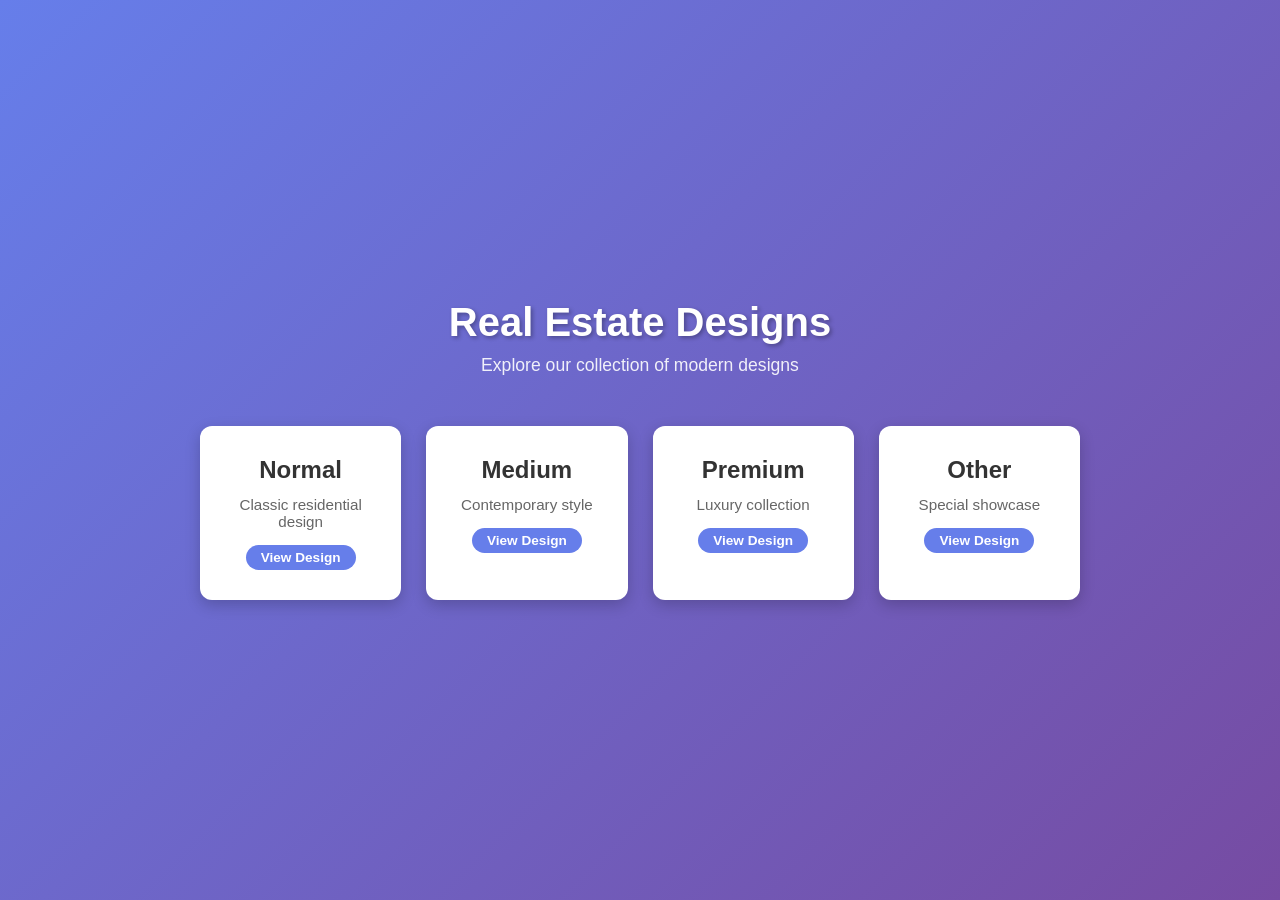
<file: index.html>
<!DOCTYPE html>
<html lang="en">
<head>
    <meta charset="UTF-8">
    <meta name="viewport" content="width=device-width, initial-scale=1.0">
    <title>Real Estate Designs</title>
    <style>
        * {
            margin: 0;
            padding: 0;
            box-sizing: border-box;
        }

        body {
            font-family: 'Segoe UI', Tahoma, Geneva, Verdana, sans-serif;
            background: linear-gradient(135deg, #667eea 0%, #764ba2 100%);
            min-height: 100vh;
            display: flex;
            align-items: center;
            justify-content: center;
            padding: 20px;
        }

        .container {
            max-width: 900px;
            width: 100%;
        }

        .header {
            text-align: center;
            color: white;
            margin-bottom: 50px;
        }

        .header h1 {
            font-size: 2.5rem;
            margin-bottom: 10px;
            text-shadow: 2px 2px 4px rgba(0, 0, 0, 0.3);
        }

        .header p {
            font-size: 1.1rem;
            opacity: 0.9;
        }

        .designs-grid {
            display: grid;
            grid-template-columns: repeat(auto-fit, minmax(200px, 1fr));
            gap: 25px;
            padding: 0 10px;
        }

        .design-card {
            background: white;
            border-radius: 12px;
            padding: 30px;
            text-align: center;
            transition: all 0.3s ease;
            box-shadow: 0 5px 15px rgba(0, 0, 0, 0.2);
            text-decoration: none;
            color: inherit;
            cursor: pointer;
        }

        .design-card:hover {
            transform: translateY(-8px);
            box-shadow: 0 12px 25px rgba(0, 0, 0, 0.3);
            background: linear-gradient(135deg, #667eea 0%, #764ba2 100%);
        }

        .design-card:hover h3,
        .design-card:hover p {
            color: white;
        }

        .design-card h3 {
            font-size: 1.5rem;
            margin-bottom: 12px;
            color: #333;
            transition: color 0.3s ease;
        }

        .design-card p {
            font-size: 0.95rem;
            color: #666;
            transition: color 0.3s ease;
            margin-bottom: 15px;
        }

        .design-card .badge {
            display: inline-block;
            background: #667eea;
            color: white;
            padding: 5px 15px;
            border-radius: 20px;
            font-size: 0.85rem;
            font-weight: 600;
            transition: all 0.3s ease;
        }

        .design-card:hover .badge {
            background: white;
            color: #667eea;
        }

        /* Responsive adjustments */
        @media (max-width: 768px) {
            .designs-grid {
                grid-template-columns: repeat(auto-fit, minmax(150px, 1fr));
                gap: 15px;
            }

            .header h1 {
                font-size: 2rem;
            }

            .design-card {
                padding: 20px;
            }

            .design-card h3 {
                font-size: 1.2rem;
            }
        }

        @media (max-width: 480px) {
            .designs-grid {
                grid-template-columns: 1fr;
                gap: 12px;
            }

            .header h1 {
                font-size: 1.5rem;
            }

            .header p {
                font-size: 0.95rem;
            }

            .design-card {
                padding: 15px;
            }
        }
    </style>
</head>
<body>
    <div class="container">
        <div class="header">
            <h1>Real Estate Designs</h1>
            <p>Explore our collection of modern designs</p>
        </div>

        <div class="designs-grid">
            <a href="design 1/index.html" target="_blank" class="design-card">
                <h3>Normal</h3>
                <p>Classic residential design</p>
                <span class="badge">View Design</span>
            </a>

            <a href="design 2/index.html" target="_blank" class="design-card">
                <h3>Medium</h3>
                <p>Contemporary style</p>
                <span class="badge">View Design</span>
            </a>

            <a href="design 3/index.html" target="_blank" class="design-card">
                <h3>Premium</h3>
                <p>Luxury collection</p>
                <span class="badge">View Design</span>
            </a>

            <a href="design 4/index.html" target="_blank" class="design-card">
                <h3>Other</h3>
                <p>Special showcase</p>
                <span class="badge">View Design</span>
            </a>
        </div>
    </div>
</body>
</html>
</file>
